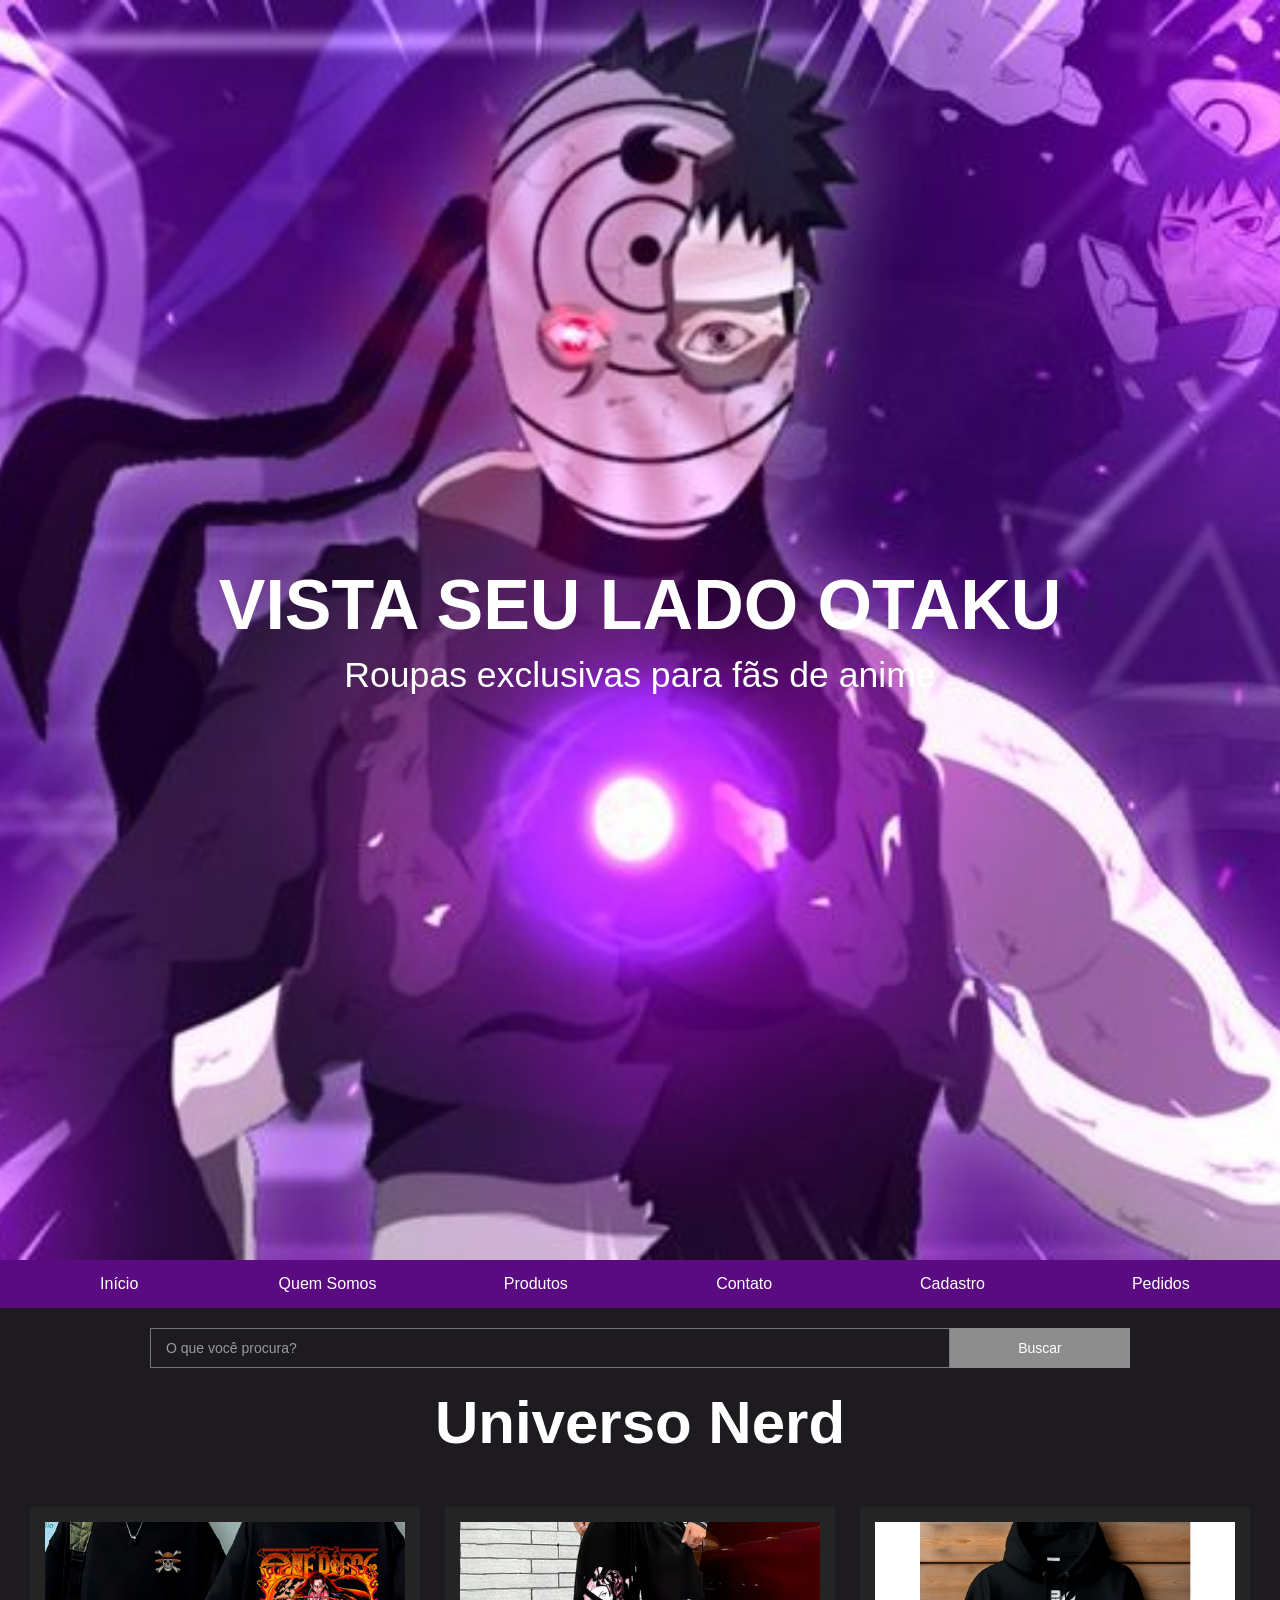
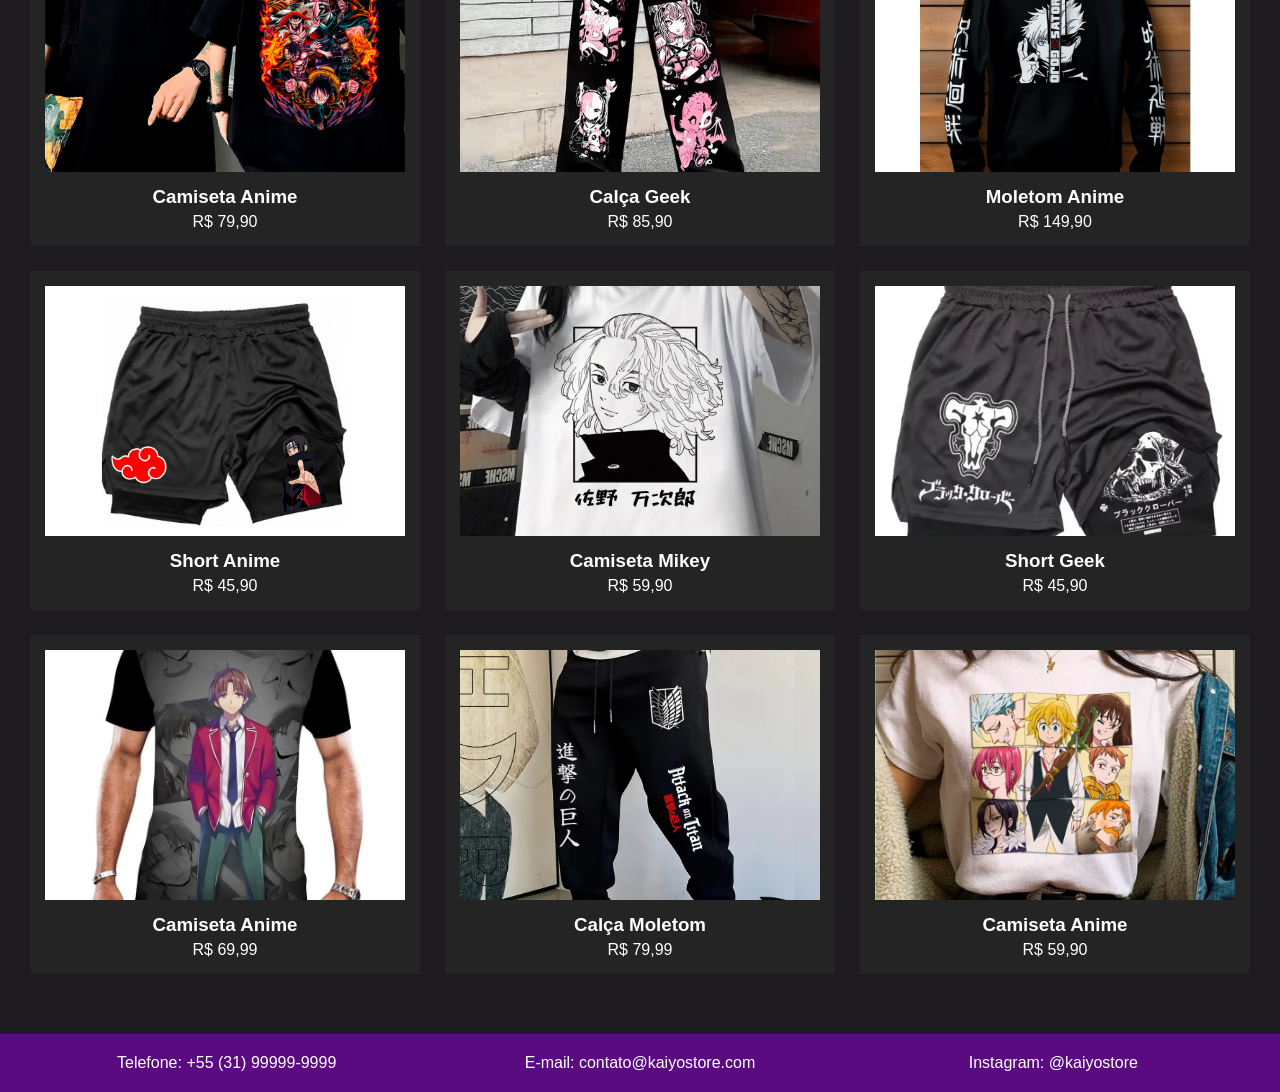
<file: index.html>
<!DOCTYPE html>
<html lang="en">
<head>
    <meta charset="UTF-8">
    <meta name="viewport" content="width=device-width, initial-scale=1.0">
    <title>Document</title>
    <link rel="stylesheet" href="style.css">
</head>
<body>
    
    <header class="banner">
    <div class="banner-texto">
    <h1>VISTA SEU LADO OTAKU</h1>
    <p>Roupas exclusivas para fãs de anime</p>
    </div>
    </header>
    

<nav>
    <ul>
    <li><a href="index.html">Início</a></li>
    <li><a href="quem.somos.html">Quem Somos</a></li>
    <li><a href="produtos.html">Produtos</a></li>
    <li><a href="contato.html">Contato</a></li>
    <li><a href="cadastro.html">Cadastro</a></li>
    <li><a href="pedidos.html">Pedidos</a></li>
    </ul>
    </nav>
    


   

    <form class="barra-busca" action="resultado.pesquisa.html">

        <input
        type="text"
        placeholder="O que você procura?"
        name="pesquisa">
        
        <button type="submit">
        Buscar
        </button>
        
        </form>
        
    
    <section class="titulo">
    <h2>Universo Nerd</h2>
    </section>
    
   
    <section class="produtos-grid">
    
    <div class="produto">
    <a href="produtos.selecionados.html">
    <img src="cms one peace.jpg" alt="">
    </a>
    <h3>Camiseta Anime</h3>
    <p>R$ 79,90</p>
    </div>
    
    <div class="produto">
    <a href="produtos.selecionados.html">
    <img src="anime calça.webp" alt="">
    </a>
    <h3>Calça Geek</h3>
    <p>R$ 85,90</p>
    </div>
    
    <div class="produto">
    <a href="produtos.selecionados.html">
    <img src="molet gojo.jpg" alt="">
    </a>
    <h3>Moletom Anime</h3>
    <p>R$ 149,90</p>
    </div>
    
    <div class="produto">
    <a href="produtos.selecionados.html">
    <img src="short itachi.jpg" alt="">
    </a>
    <h3>Short Anime</h3>
    <p>R$ 45,90</p>
    </div>
    
    <div class="produto">
    <a href="produtos.selecionados.html">
    <img src="camisa do mikey.jpg" alt="">
    </a>
    <h3>Camiseta Mikey</h3>
    <p>R$ 59,90</p>
    </div>
    
    <div class="produto">
     <a href="produtos.selecionados.html">
    <img src="black clover.jpg" alt="">
    </a>
    <h3>Short Geek</h3>
    <p>R$ 45,90</p>
    </div>
    
    <div class="produto">
    <a href="produtos.selecionados.html">
    <img src="classroom of the elite.webp" alt="">
    </a>
    <h3>Camiseta Anime</h3>
    <p>R$ 69,99</p>
    </div>
    
    <div class="produto">
    <a href="produtos.selecionados.html">
    <img src="calça attack on titan.jpg" alt="">
    </a>
    <h3>Calça Moletom</h3>
    <p>R$ 79,99</p>
    </div>
    
    <div class="produto">
    <a href="produtos.selecionados.html">
    <img src="blusa dos sete pecados capitais.jpg" alt="">
    </a>
    <h3>Camiseta Anime</h3>
    <p>R$ 59,90</p>
    </div>
    
    </section>
   
    <footer>
    <p>Telefone: +55 (31) 99999-9999</p>
    <p>E-mail: contato@kaiyostore.com</p>
    <p>Instagram: @kaiyostore</p>
    </footer>
    
</body>
</html>
</file>
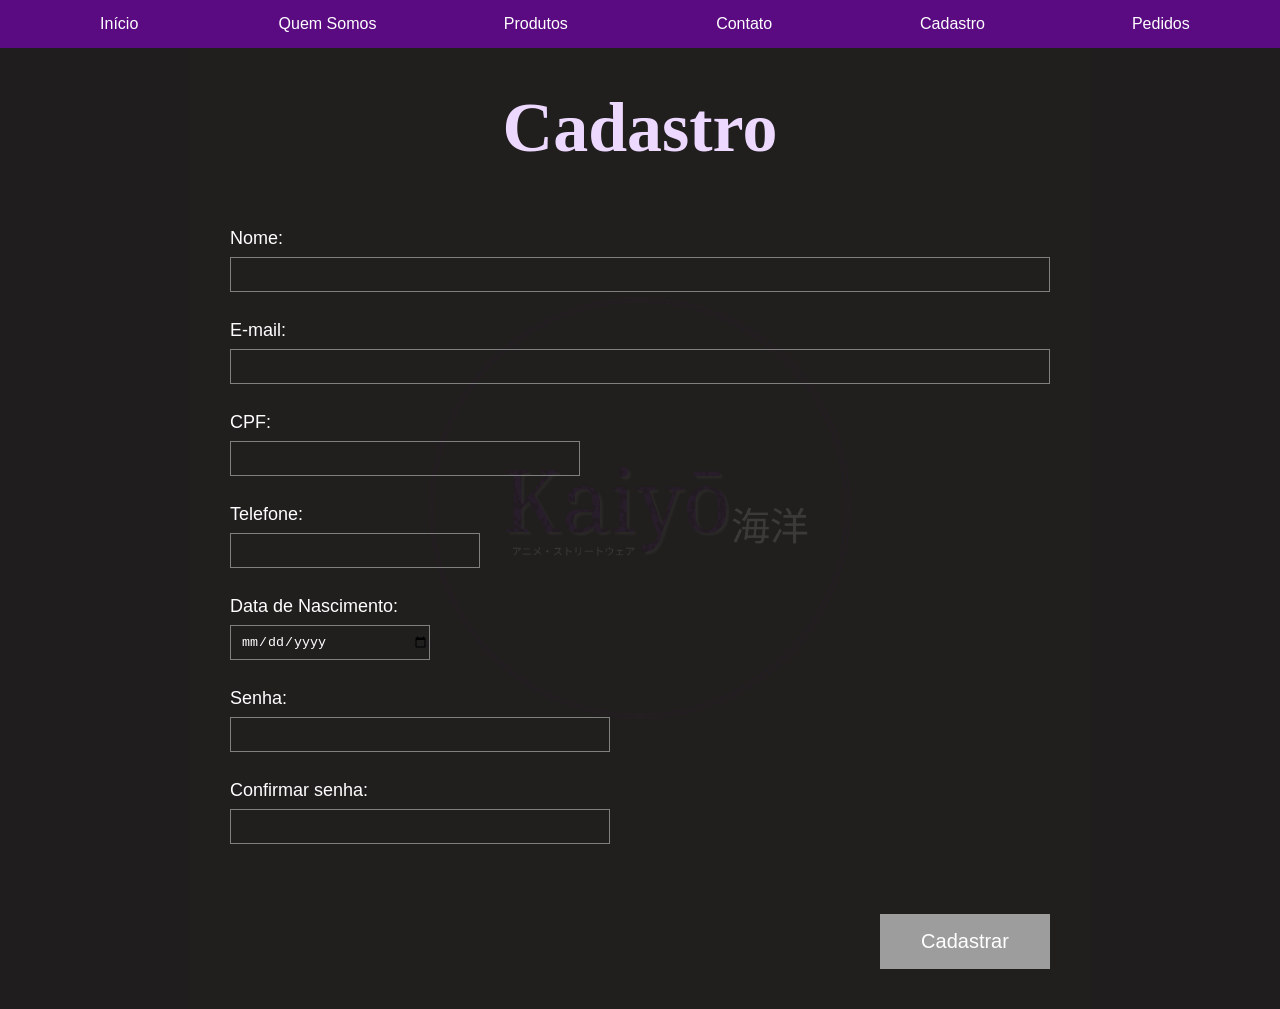
<file: cadastro.html.html>
<!DOCTYPE html>
<html lang="pt-br">
<head>
<meta charset="UTF-8">
<title>Cadastro - Kaiyō Store</title>
<link rel="stylesheet" href="cadastro.css">
</head>
<body>

<nav>
    <ul>
    <li><a href="index.html">Início</a></li>
    <li><a href="quem.somos.html">Quem Somos</a></li>
    <li><a href="produtos.html">Produtos</a></li>
    <li><a href="contato.html">Contato</a></li>
    <li><a href="cadastro.html">Cadastro</a></li>
    <li><a href="pedidos.html">Pedidos</a></li>
    </ul>
    </nav>
    

<main>

<h1>Cadastro</h1>

<div class="logo-fundo">
<img src="Group 1 (1).png" alt="Logo">
</div>

<form>

<label>Nome:</label>
<input type="text">

<label>E-mail:</label>
<input type="email">

<label>CPF:</label>
<input type="text">

<label>Telefone:</label>
<input type="tel">

<label>Data de Nascimento:</label>
<input type="date">

<label>Senha:</label>
<input type="password">

<label>Confirmar senha:</label>
<input type="password">

<div class="botao">
<button type="submit">Cadastrar</button>
</div>

</form>

</main>

</body>
</html>
</file>
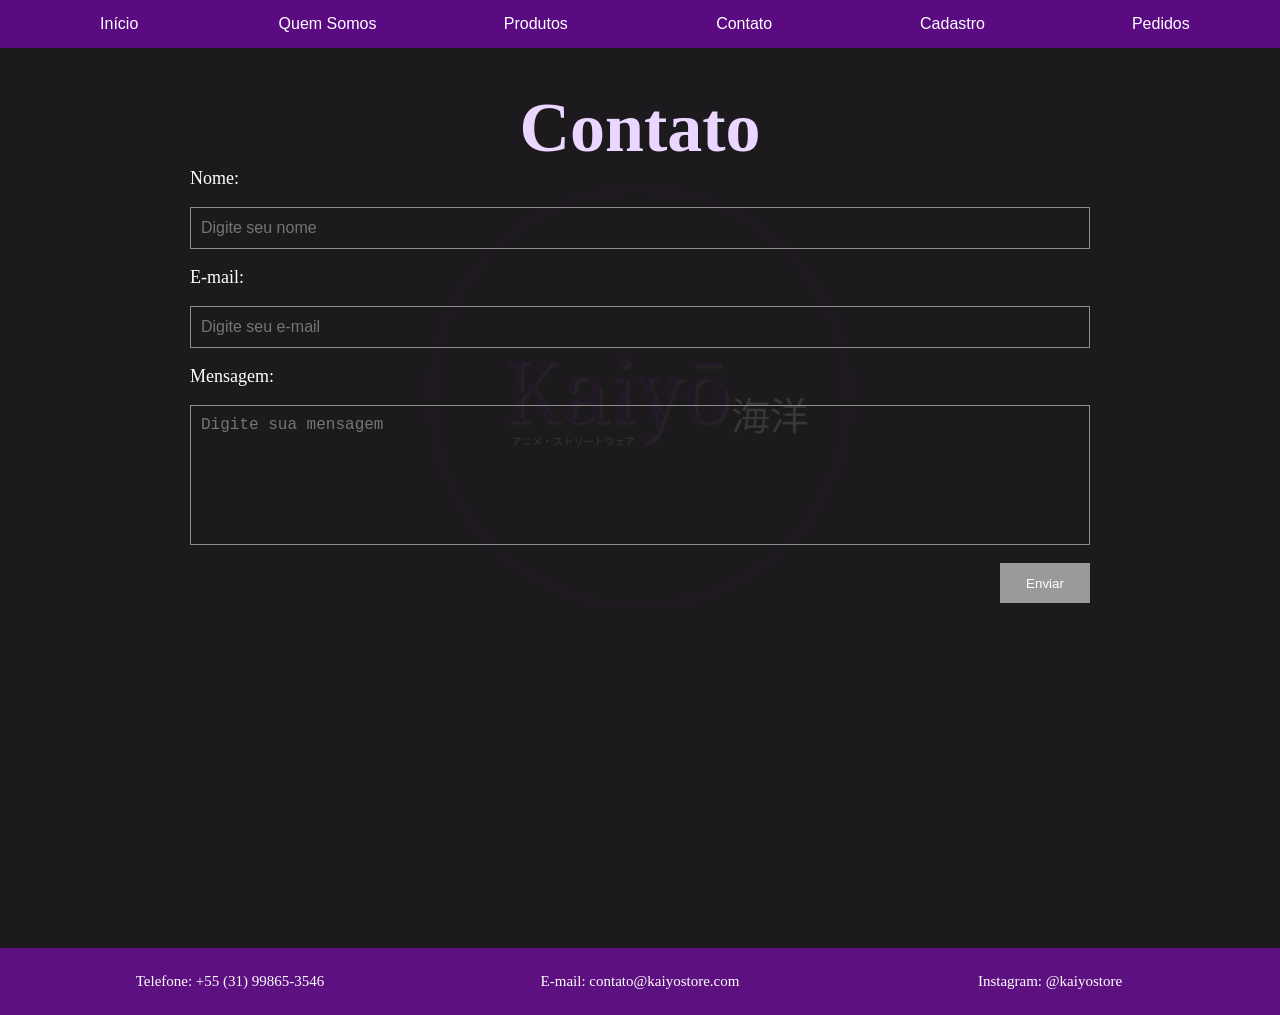
<file: contato.html.html>
<!DOCTYPE html>
<html lang="pt-BR">
<head>
<meta charset="UTF-8">
<meta name="viewport" content="width=device-width, initial-scale=1.0">
<title>Contato</title>
<link rel="stylesheet" href="contato.css">
</head>

<body>

<nav class="menu">
<a href="index.html">Início</a>
<a href="quem.somos.html">Quem Somos</a>
<a href="produtos.html">Produtos</a>
<a href="contato.html">Contato</a>
<a href="cadastro.html">Cadastro</a>
<a href="pedidos.html">Pedidos</a>
</nav>

<section class="pagina-contato">

<h1>Contato</h1>

<div class="formulario">

<img src="Group 1 (1).png" class="logo-fundo">

<form>

<label>Nome:</label>
<input type="text" placeholder="Digite seu nome">

<label>E-mail:</label>
<input type="email" placeholder="Digite seu e-mail">

<label>Mensagem:</label>

<textarea placeholder="Digite sua mensagem"></textarea>

<button type="submit">Enviar</button>

</form>

</div>

</section>

<footer>

<p>Telefone: +55 (31) 99865-3546</p>

<p>E-mail: contato@kaiyostore.com</p>

<p>Instagram: @kaiyostore</p>

</footer>

</body>
</html>
</file>
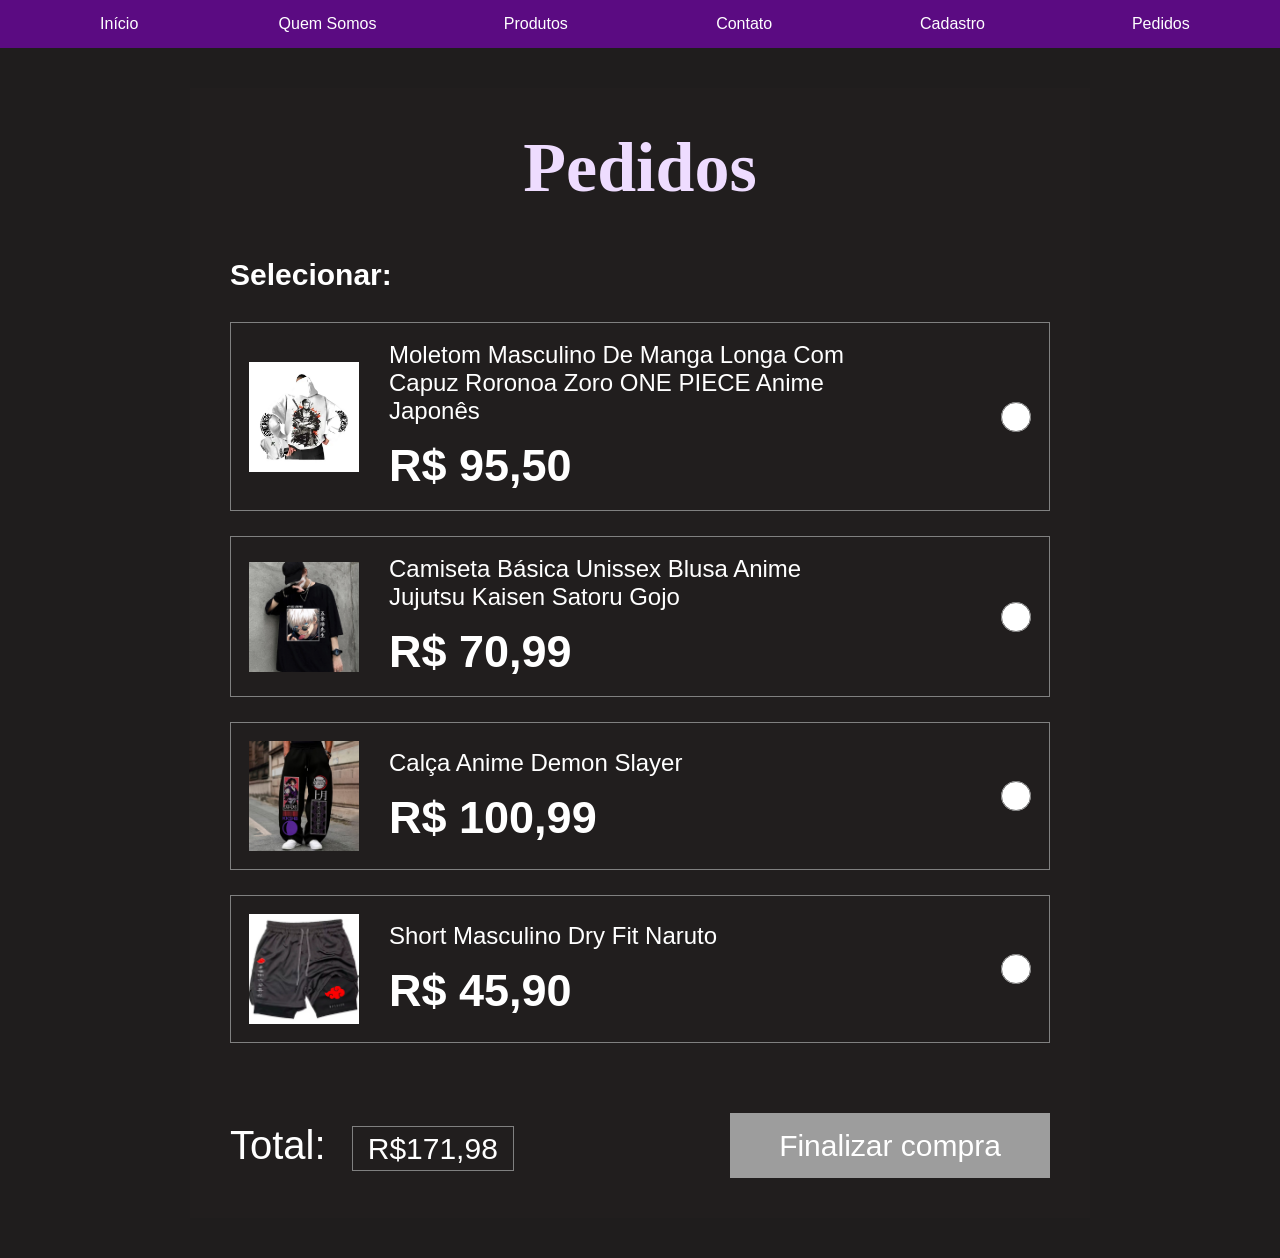
<file: pedidos.html.html>
<!DOCTYPE html>
<html lang="pt-br">
<head>
<meta charset="UTF-8">
<title>Pedidos</title>
<link rel="stylesheet" href="pedidos.css">
</head>

<body>

<nav>
    <ul>
    <li><a href="index.html">Início</a></li>
    <li><a href="quem.somos.html">Quem Somos</a></li>
    <li><a href="produtos.html">Produtos</a></li>
    <li><a href="contato.html">Contato</a></li>
    <li><a href="cadastro.html">Cadastro</a></li>
    <li><a href="pedidos.html">Pedidos</a></li>
    </ul>
    </nav>
    

<main>

<h1>Pedidos</h1>

<h2>Selecionar:</h2>

<div class="pedido">

<img src="moletom zoro.webp">

<div class="texto">
<p>Moletom Masculino De Manga Longa Com Capuz Roronoa Zoro ONE PIECE Anime Japonês</p>
<h3>R$ 95,50</h3>
</div>

<input type="radio" name="pedido">

</div>

<div class="pedido">

<img src="camisa do gojo mostrando a lingua.jpg">

<div class="texto">
<p>Camiseta Básica Unissex Blusa Anime Jujutsu Kaisen Satoru Gojo</p>
<h3>R$ 70,99</h3>
</div>

<input type="radio" name="pedido">

</div>

<div class="pedido">

<img src="calça de demon slayer.jpg">

<div class="texto">
<p>Calça Anime Demon Slayer</p>
<h3>R$ 100,99</h3>
</div>

<input type="radio" name="pedido">

</div>

<div class="pedido">

<img src="short akatsuki.jpg">

<div class="texto">
<p>Short Masculino Dry Fit Naruto</p>
<h3>R$ 45,90</h3>
</div>

<input type="radio" name="pedido">

</div>

<div class="final">

<div class="total">
Total:
<span>R$171,98</span>
</div>

<button>Finalizar compra</button>

</div>

</main>

</body>
</html>
</file>
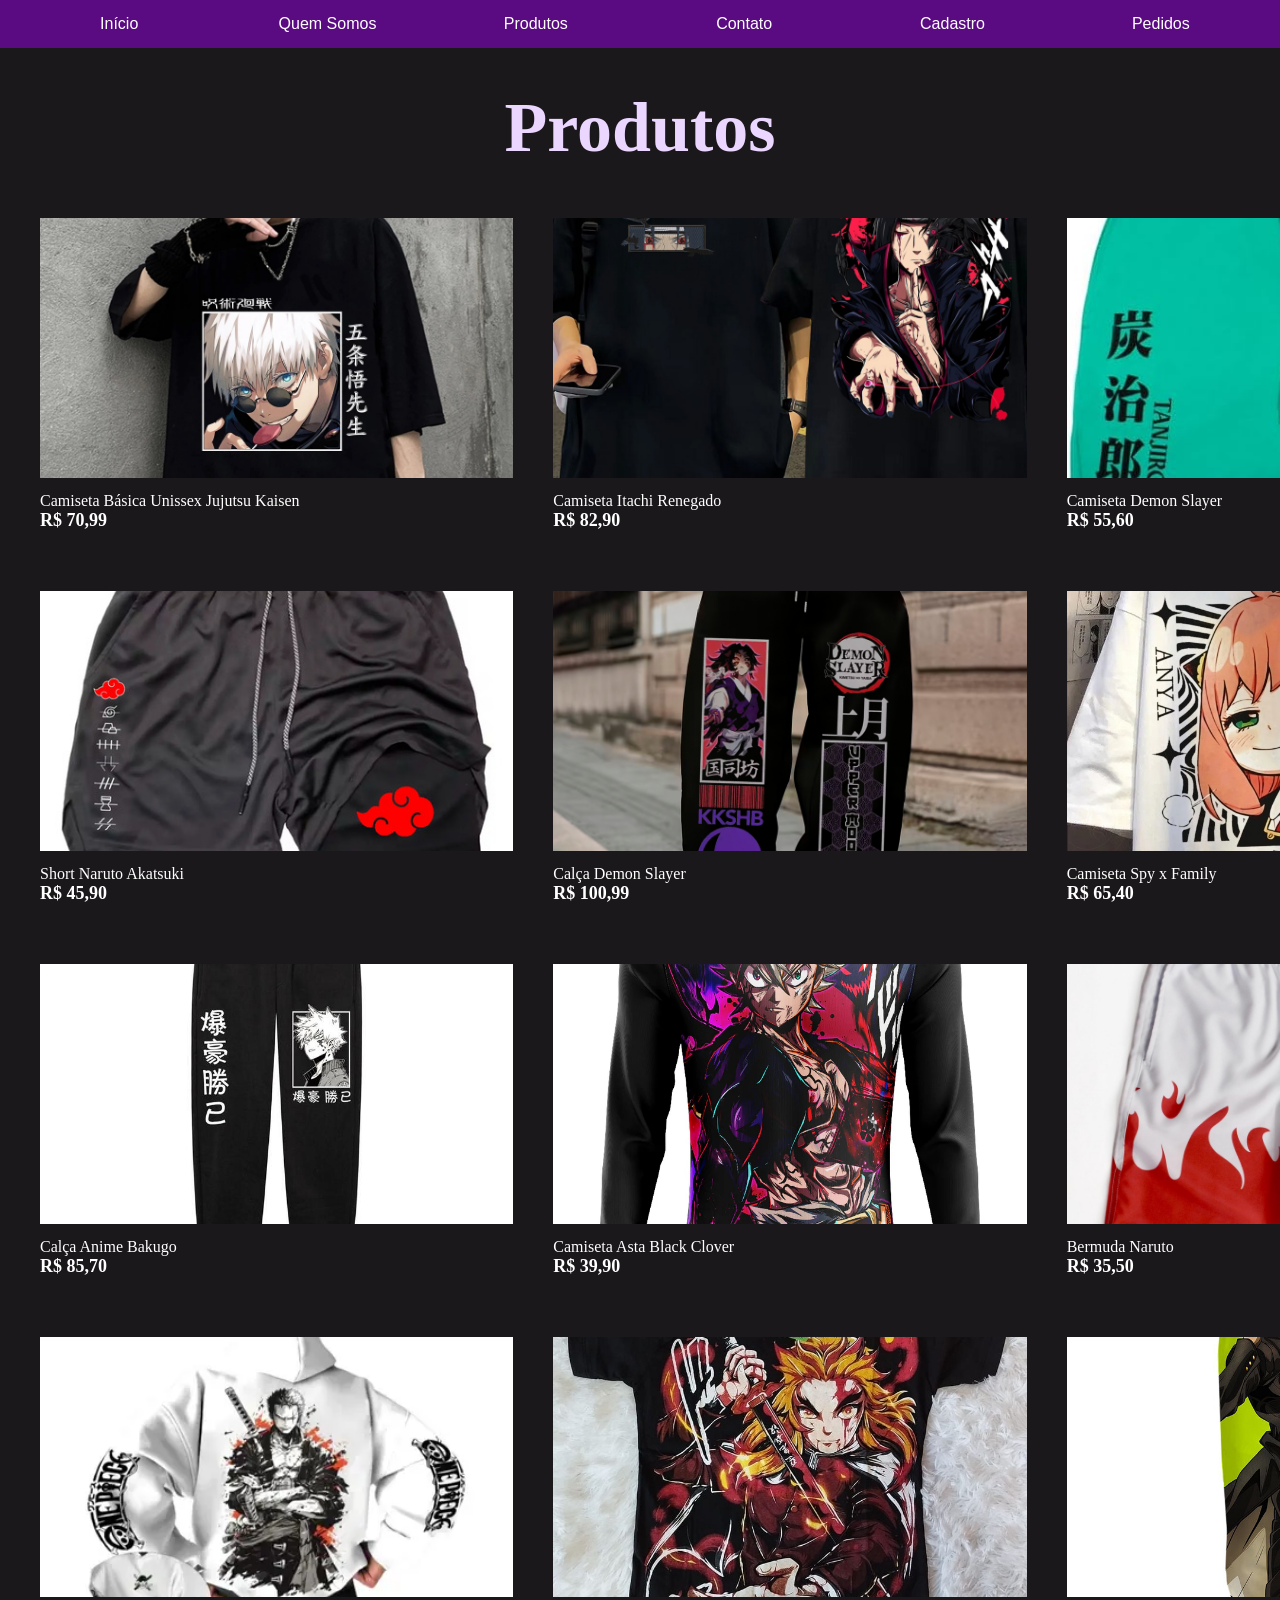
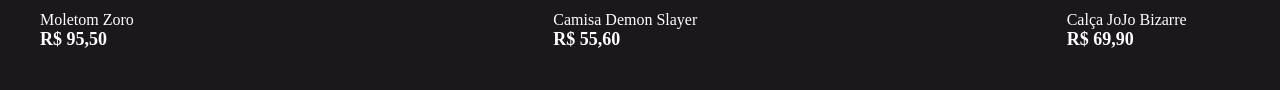
<file: produtos.html.html>
<!DOCTYPE html>
<html lang="pt-BR">

<head>
    <meta charset="UTF-8">
    <meta name="viewport" content="width=device-width, initial-scale=1.0">
    <title>Produtos</title>
    <link rel="stylesheet" href="produtos.css">
</head>

<body>

    <nav>
        <ul>
            <li><a href="index.html">Início</a></li>
            <li><a href="quem.somos.html">Quem Somos</a></li>
            <li><a href="produtos.html">Produtos</a></li>
            <li><a href="contato.html">Contato</a></li>
            <li><a href="cadastro.html">Cadastro</a></li>
            <li><a href="pedidos.html">Pedidos</a></li>
        </ul>
    </nav>

    <section class="pagina-produtos">

        <h1>Produtos</h1>

        <div class="grid-produtos">

            <div class="produto">
                 <a href="produtos.selecionados.html">
                <img src="camisa do gojo mostrando a lingua.jpg">
                </a>
                <p>Camiseta Básica Unissex Jujutsu Kaisen</p>
                <span>R$ 70,99</span>
            </div>

            <div class="produto">
                 <a href="produtos.selecionados.html">
                <img src="blusa do itachi.jpg">
                </a>
                <p>Camiseta Itachi Renegado</p>
                <span>R$ 82,90</span>
            </div>

            <div class="produto">
                 <a href="produtos.selecionados.html">
                <img src="short tanjiro verde.jpg">
                </a>
                <p>Camiseta Demon Slayer</p>
                <span>R$ 55,60</span>
            </div>

            <div class="produto">
                 <a href="produtos.selecionados.html">
                <img src="short akatsuki.jpg">
                </a>
                <p>Short Naruto Akatsuki</p>
                <span>R$ 45,90</span>
            </div>

            <div class="produto">
                 <a href="produtos.selecionados.html">
                <img src="calça de demon slayer.jpg">
                </a>
                <p>Calça Demon Slayer</p>
                <span>R$ 100,99</span>
            </div>

            <div class="produto">
                 <a href="produtos.selecionados.html">
                <img src="blusa spy family.jpg">
                </a>
                <p>Camiseta Spy x Family</p>
                <span>R$ 65,40</span>
            </div>

            <div class="produto">
                 <a href="produtos.selecionados.html">
                <img src="calça bakugou.jpg">
                </a>
                <p>Calça Anime Bakugo</p>
                <span>R$ 85,70</span>
            </div>

            <div class="produto">
                 <a href="produtos.selecionados.html">
                <img src="blusa manga longa do hasta.webp">
                </a>
                <p>Camiseta Asta Black Clover</p>
                <span>R$ 39,90</span>
            </div>

            <div class="produto">
                 <a href="produtos.selecionados.html">
                <img src="short naruto minato vermelho e  branco.jpg">
                </a>
                <p>Bermuda Naruto</p>
                <span>R$ 35,50</span>
            </div>

            <div class="produto">
                 <a href="produtos.selecionados.html">
                <img src="moletom zoro.webp">
                </a>
                <p>Moletom Zoro</p>
                <span>R$ 95,50</span>
            </div>

            <div class="produto">
                 <a href="produtos.selecionados.html">
                <img src="camisa do rengoku.jpg">
                </a>
                <p>Camisa Demon Slayer</p>
                <span>R$ 55,60</span>
            </div>

            <div class="produto">
                 <a href="produtos.selecionados.html">
                <img src="calça animess.jpg">
                </a>
                <p>Calça JoJo Bizarre</p>
                <span>R$ 69,90</span>
            </div>

        </div>

    </section>

</body>

</html>
</file>
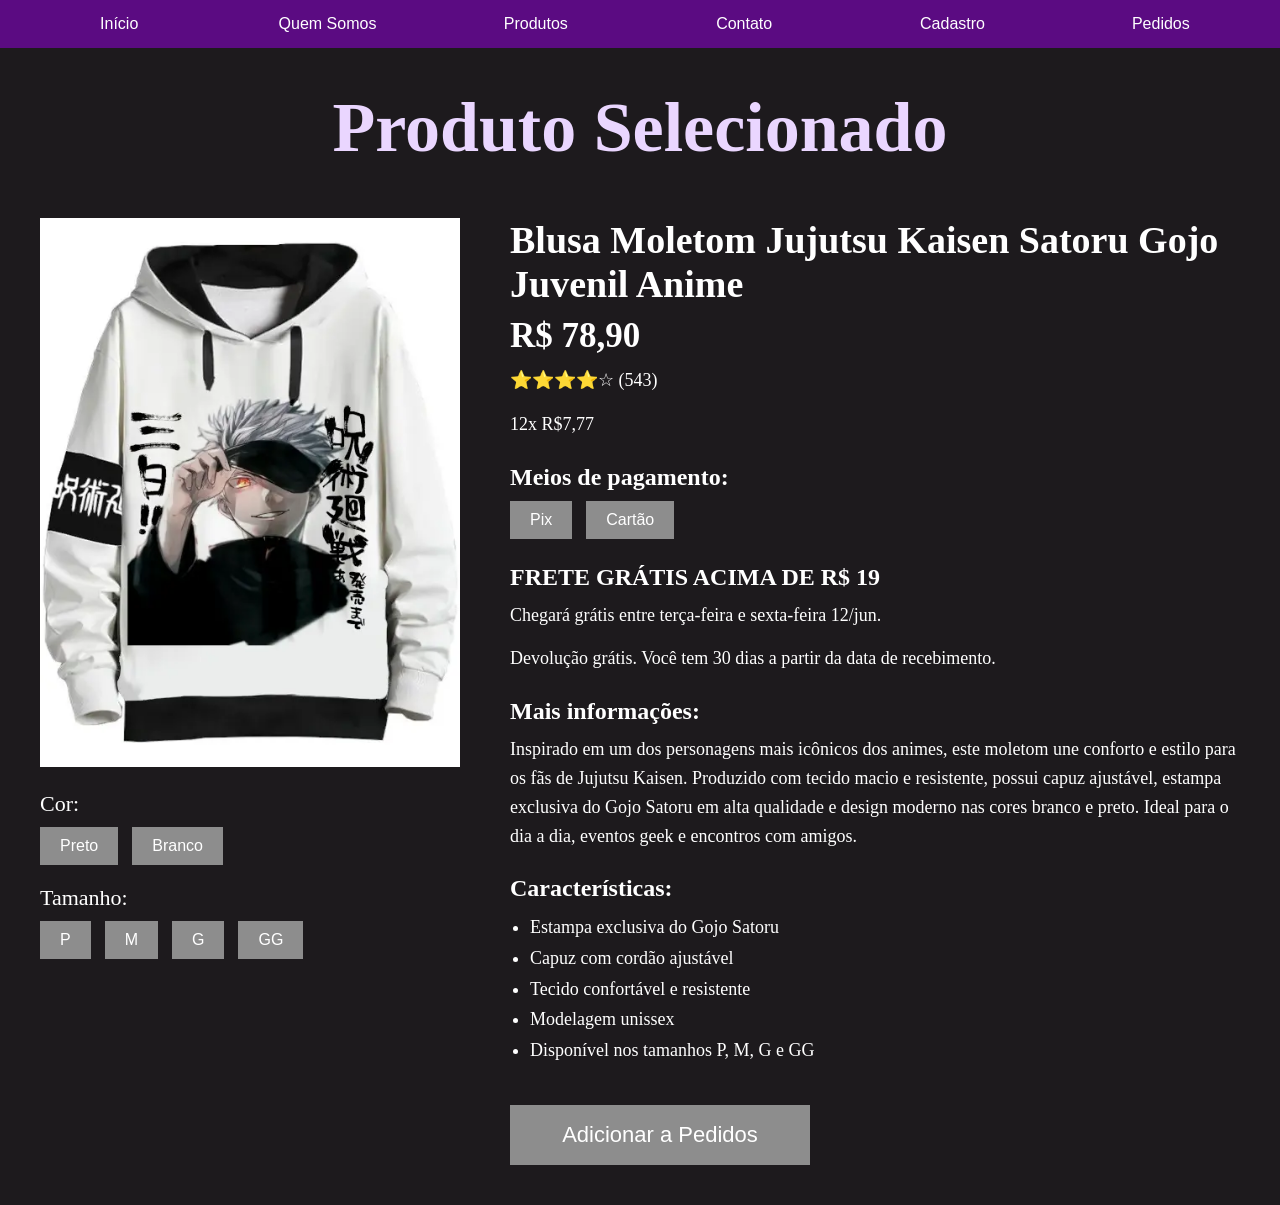
<file: produtos.selecionados.html.html>
<!DOCTYPE html>
<html lang="pt-BR">
<head>
<meta charset="UTF-8">
<meta name="viewport" content="width=device-width, initial-scale=1.0">
<title>Produto Selecionado</title>
<link rel="stylesheet" href="produtos.selecionados.css">
</head>

<body>

<nav>
    <ul>
    <li><a href="index.html">Início</a></li>
    <li><a href="quem.somos.html">Quem Somos</a></li>
    <li><a href="produtos.html">Produtos</a></li>
    <li><a href="contato.html">Contato</a></li>
    <li><a href="cadastro.html">Cadastro</a></li>
    <li><a href="pedidos.html">Pedidos</a></li>
    </ul>
    </nav>
    
<section class="pagina-produto">

<h1>Produto Selecionado</h1>

<div class="produto-detalhes">

<div class="imagem-produto">

<img src="moletom gojo mascara  tirando.webp" alt="Moletom Gojo">

<div class="cores">

<p>Cor:</p>

<button>Preto</button>
<button>Branco</button>

</div>

<div class="tamanhos">

<p>Tamanho:</p>

<button>P</button>
<button>M</button>
<button>G</button>
<button>GG</button>

</div>

</div>

<div class="informacoes">

<h2>Blusa Moletom Jujutsu Kaisen Satoru Gojo Juvenil Anime</h2>

<h3>R$ 78,90</h3>

<p>⭐⭐⭐⭐☆ (543)</p>

<p>12x R$7,77</p>

<h4>Meios de pagamento:</h4>

<div class="pagamento">

<button>Pix</button>
<button>Cartão</button>

</div>

<h4>FRETE GRÁTIS ACIMA DE R$ 19</h4>

<p>Chegará grátis entre terça-feira e sexta-feira 12/jun.</p>

<p>Devolução grátis. Você tem 30 dias a partir da data de recebimento.</p>

<h4>Mais informações:</h4>

<p>
Inspirado em um dos personagens mais icônicos dos animes, este moletom une conforto e estilo para os fãs de Jujutsu Kaisen.
Produzido com tecido macio e resistente, possui capuz ajustável, estampa exclusiva do Gojo Satoru em alta qualidade e design moderno nas cores branco e preto.
Ideal para o dia a dia, eventos geek e encontros com amigos.
</p>

<h4>Características:</h4>

<ul>

<li>Estampa exclusiva do Gojo Satoru</li>

<li>Capuz com cordão ajustável</li>

<li>Tecido confortável e resistente</li>

<li>Modelagem unissex</li>

<li>Disponível nos tamanhos P, M, G e GG</li>

</ul>

<a href="pedidos.html">

<button class="comprar">

Adicionar a Pedidos

</button>

</a>

</div>

</div>

</section>

</body>
</html>
</file>
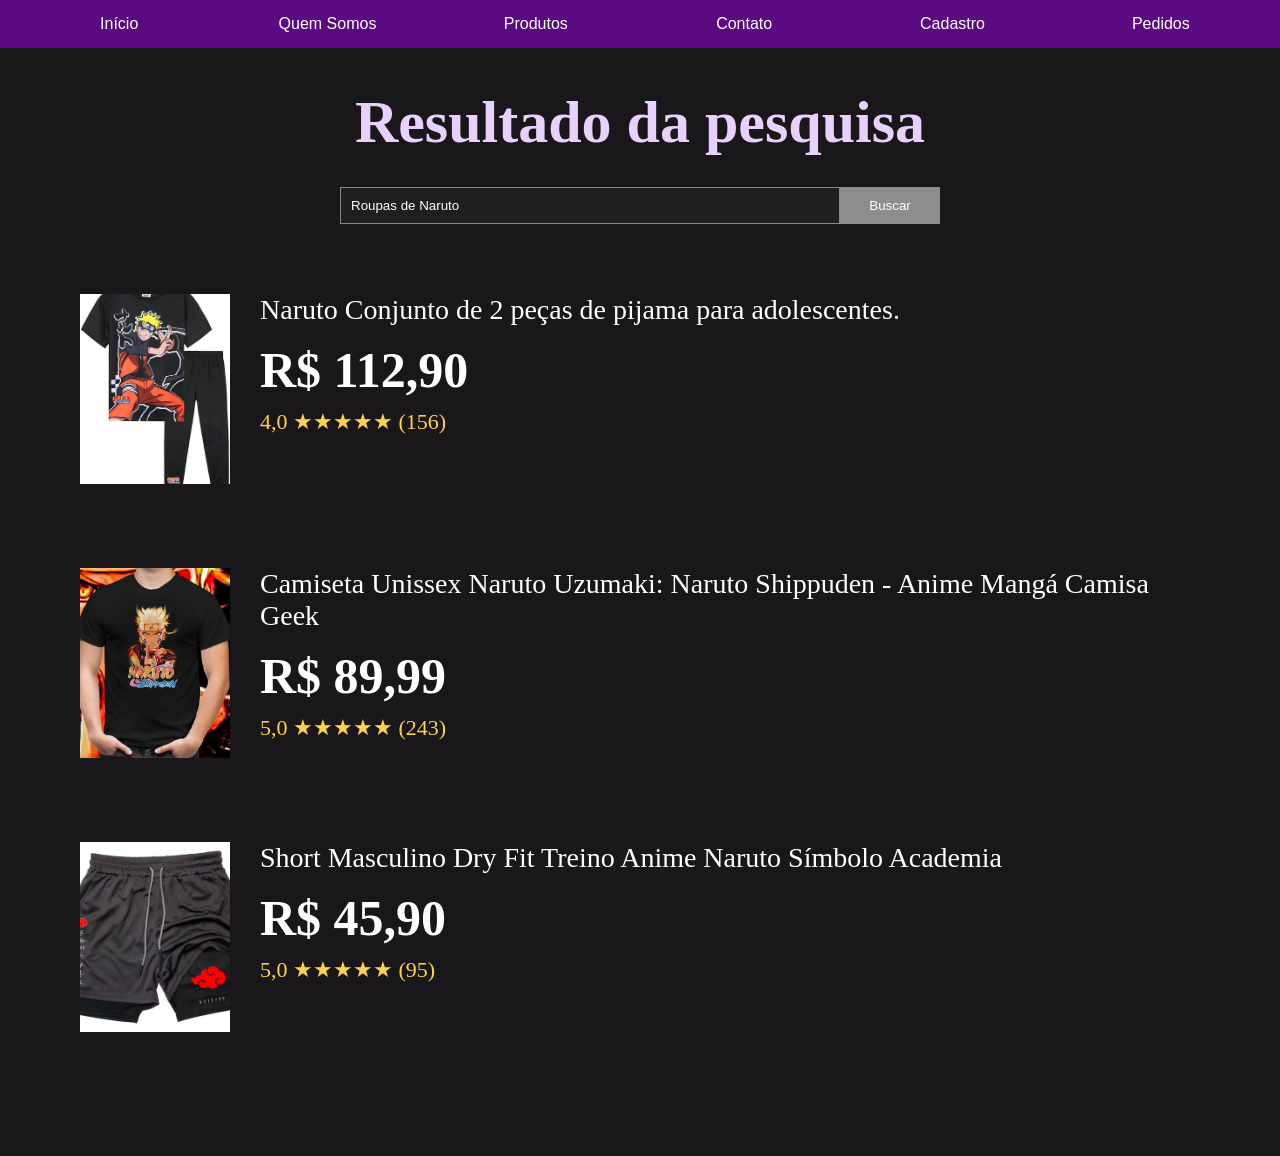
<file: resultado.pesquisa.html.html>
<!DOCTYPE html>
<html lang="pt-BR">
<head>
<meta charset="UTF-8">
<meta name="viewport" content="width=device-width, initial-scale=1.0">
<title>Resultado da Pesquisa</title>
<link rel="stylesheet" href="resultado.pesquisa.css">
</head>
<body>

    <nav>
        <ul>
        <li><a href="index.html">Início</a></li>
        <li><a href="quem.somos.html">Quem Somos</a></li>
        <li><a href="produtos.html">Produtos</a></li>
        <li><a href="contato.html">Contato</a></li>
        <li><a href="cadastro.html">Cadastro</a></li>
        <li><a href="pedidos.html">Pedidos</a></li>
        </ul>
        </nav>

<main class="pagina-busca">

<h1>Resultado da pesquisa</h1>

<div class="barra-pesquisa">
<input type="text" value="Roupas de Naruto">
<button>Buscar</button>
</div>

<section class="resultado">

 <a href="produtos.selecionados.html">
<img src="conjunto naruto calça e blusa.jpg" alt="Pijama Naruto">
 </a>

<div class="info-produto">
<p>Naruto Conjunto de 2 peças de pijama para adolescentes.</p>

<h2>R$ 112,90</h2>

<span>4,0 ★★★★★ (156)</span>
</div>

</section>

<section class="resultado">
  <a href="produtos.selecionados.html">
<img src="cms Narutão.webp" alt="Camiseta Naruto">
  </a>

<div class="info-produto">
<p>Camiseta Unissex Naruto Uzumaki: Naruto Shippuden - Anime Mangá Camisa Geek</p>

<h2>R$ 89,99</h2>

<span>5,0 ★★★★★ (243)</span>
</div>

</section>

<section class="resultado">
    <a href="produtos.selecionados.html">
<img src="short akatsuki.jpg" alt="Short Naruto">
    </a>

<div class="info-produto">
<p>Short Masculino Dry Fit Treino Anime Naruto Símbolo Academia</p>

<h2>R$ 45,90</h2>

<span>5,0 ★★★★★ (95)</span>
</div>

</section>

</main>

</body>
</html>
</file>
<file: style.css>
*{
    margin:0;
    padding:0;
    box-sizing:border-box;
    }
    
    body{
    background-color:#1d1b1f;
    color:white;
    font-family:Arial, sans-serif;
    }
    
   
    nav{
    background:#5b0b82;
    padding:15px;
    }
    
    nav ul{
    list-style:none;
    display:grid;
    grid-template-columns:repeat(6,1fr);
    text-align:center;
    }
    
    nav a{
    color:white;
    text-decoration:none;
    }
    

    
     .barra-busca{
        display:grid;
        grid-template-columns: 800px 180px;
        
        justify-content:center;
        
        margin-top:20px;
        margin-bottom:10px;
        }
        
        .barra-busca input{
        height:40px;
        
        background:#1d1b1f;
        
        border:1px solid #777;
        
        color:white;
        
        padding-left:15px;
        
        font-size:14px;
        }
        
        .barra-busca input::placeholder{
        color:#9a9a9a;
        }
        
        .barra-busca button{
        background:#8d8d8d;
        
        color:white;
        
        border:none;
        
        cursor:pointer;
        
        font-size:14px;
        }
        
        .barra-busca button:hover{
        background:#9f9f9f;
        }
        
        





    
    
    .banner{
    height:140vh;
    background-image:url("banner.jpg");
    background-size:cover;
    background-position:center;
    display:flex;
    justify-content:center;
    align-items:center;
    text-align:center;
    }
    
    .banner-texto h1{
    font-size:70px;
    margin-bottom:10px;
    }
    
    .banner-texto p{
    font-size:4ch;
    }
    

    
   
    
    .titulo{
    text-align:center;
    margin:20px;
    }
    
    .titulo h2{
    font-size:60px;
    }
    

    
    .produtos-grid{
    display:grid;
    grid-template-columns:repeat(3,1fr);
    gap:25px;
    padding:30px;
    }
    
    .produto{
    background:#242424;
    padding:15px;
    text-align:center;
    }
    
    .produto img{
    width:100%;
    height:250px;
    object-fit:cover;
    }
    
    .produto h3{
    margin-top:10px;
    }
    
    .produto p{
    margin-top:5px;
    }
    
   
    
    footer{
    background:#5b0b82;
    display:grid;
    grid-template-columns:repeat(3,1fr);
    text-align:center;
    padding:20px;
    margin-top:30px;
    }
</file>
<file: cadastro.css>
*{
margin:0;
padding:0;
box-sizing:border-box;
}

body{
background:#1f1d1d;
color:white;
font-family:Arial, Helvetica, sans-serif;
}

nav{
    background:#5b0b82;
    padding:15px;
    }
    
    nav ul{
    list-style:none;
    display:grid;
    grid-template-columns:repeat(6,1fr);
    text-align:center;
    }
    
    nav a{
    color:white;
    text-decoration:none;
    font-family:Arial, sans-serif;
    }



main{
width:900px;
margin:0 auto;
background:#211e1e;
padding:40px;
position:relative;
min-height:900px;
}

h1{
text-align:center;
font-size:70px;
color:#edd9ff;
font-family:Georgia, serif;
margin-bottom:60px;
}

.logo-fundo{
position:absolute;
top:250px;
left:50%;
transform:translateX(-50%);
opacity:0.12;
z-index:0;
}

.logo-fundo img{
width:420px;
}

form{
position:relative;
z-index:2;
}

label{
display:block;
margin-top:28px;
margin-bottom:8px;
font-size:18px;
}

input{
width:100%;
height:35px;
background:transparent;
border:1px solid gray;
color:white;
padding-left:10px;
}



input[type="text"]:nth-of-type(3){
width:350px;
}

input[type="tel"]{
width:250px;
}

input[type="date"]{
width:200px;
}

input[type="password"]{
width:380px;
}

.botao{
text-align:right;
margin-top:70px;
}

button{
width:170px;
height:55px;
background:#9d9d9d;
border:none;
color:white;
font-size:20px;
cursor:pointer;
}

button:hover{
background:#b4b4b4;
}
</file>
<file: contato.css>
*{
    margin: 0;
    padding: 0;
    box-sizing: border-box;
}

.menu{
    background:#5b0b82;
    display:grid;
    grid-template-columns:repeat(6,1fr);
    padding:15px;
    text-align:center;
    list-style:none;
    font-family: Arial, sans-serif;
    }
    
   

    .menu a{
    color:white;
    text-decoration:none;

    }
    

.pagina-contato{

    background:#1d1a1d;
    
    min-height:100vh;
    
    padding:40px;
    
    }
    
    .pagina-contato h1{
    
    color:#ead6ff;
    
    text-align:center;
    
    font-size:70px;
    
    font-family:"Times New Roman", serif;
    
    margin: bottom 10px;

    
    
    }
    
    .formulario{
    
    position:relative;
    
    width:900px;
    
    margin:auto;
    
    }
    
    .logo-fundo{
    
    position:absolute;
    
    width:420px;
    
    left:50%;
    
    top:20px;
    
    transform:translateX(-50%);
    
    opacity:0.12;
    
    z-index:0;
    
    }
    
    .formulario form{
    
    display:grid;
    
    gap:18px;
    
    position:relative;
    
    z-index:1;
    
    }
    
    .formulario label{
    
    color:white;
    
    font-size:18px;
    
    }
    
    .formulario input{
    
    height:42px;
    
    background:transparent;
    
    border:1px solid #8d8d8d;
    
    color:white;
    
    padding-left:10px;
    
    font-size:16px;
    
    }
    
    .formulario textarea{
    
    height:140px;
    
    background:transparent;
    
    border:1px solid #8d8d8d;
    
    color:white;
    
    padding:10px;
    
    resize:none;
    
    font-size:16px;
    
    }
    
    .formulario button{
    
    width:90px;
    
    height:40px;
    
    margin-left:auto;
    
    background:#9a9a9a;
    
    color:white;
    
    border:none;
    
    cursor:pointer;
    
    }
    
    .formulario button:hover{
    
    background:#6a1b9a;
    
    }
    
    footer{
    
    background:#5d1180;
    
    display:grid;
    
    grid-template-columns:repeat(3,1fr);
    
    padding:25px;
    
    margin-top: 0px;
    
    }
    
    footer p{
    
    color:white;
    
    text-align:center;
    
    font-size:15px;
    
    }
</file>
<file: pedidos.css>
*{
margin:0;
padding:0;
box-sizing:border-box;
}

body{
background:#1f1d1d;
font-family:Arial, Helvetica, sans-serif;
color:white;
}

nav{
    background:#5b0b82;
    padding:15px;
    }
    
    nav ul{
    list-style:none;
    display:grid;
    grid-template-columns:repeat(6,1fr);
    text-align:center;
    }
    
    nav a{
    color:white;
    text-decoration:none;
    font-family:Arial, sans-serif;
    }




main{
width:900px;
margin:40px auto;
background:#211e1e;
padding:40px;
}

h1{
text-align:center;
color:#eedcff;
font-size:70px;
font-family:Georgia, serif;
margin-bottom:50px;
}

h2{
font-size:30px;
margin-bottom:30px;
}

.pedido{
border:1px solid gray;
display:flex;
align-items:center;
padding:18px;
margin-bottom:25px;
}

.pedido img{
width:110px;
height:110px;
object-fit:cover;
}

.texto{
margin-left:30px;
width:470px;
}

.texto p{
font-size:24px;
}

.texto h3{
font-size:45px;
margin-top:15px;
}

input[type="radio"]{
width:30px;
height:30px;
margin-left:auto;
accent-color:#9c9c9c;
cursor:pointer;
}

.final{
display:flex;
justify-content:space-between;
align-items:center;
margin-top:70px;
}

.total{
font-size:40px;
}

.total span{
border:1px solid gray;
padding:5px 15px;
font-size:30px;
margin-left:15px;
}

button{
width:320px;
height:65px;
border:none;
background:#9d9d9d;
color:white;
font-size:30px;
cursor:pointer;
}

button:hover{
background:#b5b5b5;
}
</file>
<file: produtos.css>
*{
    margin: 0;
    padding: 0;
    box-sizing: border-box;
}

.pagina-produtos{
    background:#1b181b;
    min-height:100vh;
    padding:40px;
    width: 100%;
    }

    nav{
        background:#5b0b82;
        padding:15px;
        font-family:Arial, sans-serif;
        }
        
        nav ul{
        list-style:none;
        display:grid;
        grid-template-columns:repeat(6,1fr);
        text-align:center;
        }
        
        nav a{
        color:white;
        text-decoration:none;
        }
    
    .pagina-produtos h1{
    text-align:center;
    color:#ead6ff;
    font-size:70px;
    font-family:"Times New Roman", serif;
    margin-bottom:50px;
    }
    
    .grid-produtos{
    display:grid;
    
    grid-template-columns:
    repeat(3, 1fr);
    
    gap:60px 40px;
    
    width:1500px;
    
    margin:auto;
    }
    
    .produto img{
    width:100%;
    height:260px;
    
    object-fit:cover;
    }
    
    .produto p{
    color:white;
    
    font-size:16px;
    
    margin-top:10px;
    }
    
    .produto span{
    color:white;
    
    font-size:18px;
    
    font-weight:bold;
    }
</file>
<file: produtos.selecionados.css>
*{
    margin: 0;
    padding: 0;
    box-sizing: border-box;
}
    
 nav{
    background:#5b0b82;
    padding:15px;
    }
    
    nav ul{
    list-style:none;
    display:grid;
    grid-template-columns:repeat(6,1fr);
    text-align:center;
    }
    
    nav a{
    color:white;
    text-decoration:none;
    font-family:Arial, sans-serif;
    }

.pagina-produto{

background:#1d1a1d;

min-height:100vh;

padding:40px;

}

.pagina-produto h1{

text-align:center;

color:#ead6ff;

font-size:70px;

font-family:"Times New Roman",serif;

margin-bottom:50px;

}

.produto-detalhes{

display:grid;

grid-template-columns:420px 1fr;

gap:50px;

max-width:1200px;

margin:auto;

}

.imagem-produto img{

width:100%;

}

.cores,

.tamanhos{

margin-top:20px;

}

.cores p,

.tamanhos p{

color:white;

font-size:22px;

margin-bottom:10px;

}

.cores button,

.tamanhos button,

.pagamento button{

background:#8d8d8d;

border:none;

color:white;

padding:10px 20px;

margin-right:10px;

cursor:pointer;

font-size:16px;

}

.cores button:hover,

.tamanhos button:hover,

.pagamento button:hover,

.comprar:hover{

background:#6b1594;

}

.informacoes{

color:white;

}

.informacoes h2{

font-size:38px;

margin-bottom:10px;

}

.informacoes h3{

font-size:35px;

margin-bottom:10px;

}

.informacoes h4{

margin-top:25px;

margin-bottom:10px;

font-size:24px;

}

.informacoes p{

font-size:18px;

line-height:1.6;

margin-bottom:15px;

}

.informacoes ul{

margin-left:20px;

font-size:18px;

line-height:1.7;

}

.comprar{

margin-top:40px;

width:300px;

height:60px;

background:#8d8d8d;

border:none;

color:white;

font-size:22px;

cursor:pointer;

}
</file>
<file: resultado.pesquisa.css>
*{
    margin: 0;
    padding: 0;
    box-sizing: border-box;
}

 
nav{
    background:#5b0b82;
    padding:15px;
    font-family:Arial, sans-serif;
    }


    nav ul{
        list-style:none;
        display:grid;
        grid-template-columns:repeat(6,1fr);
        text-align:center;
        
        }

  nav a{
    color:white;
    text-decoration:none;
    }
    


.pagina-busca{
    background:#1a171a;
    min-height:100vh;
    padding:40px 80px;
    }
    
    .pagina-busca h1{
    text-align:center;
    color:#e8d0ff;
    font-size:60px;
    font-family:"Times New Roman", serif;
    margin-bottom:30px;
    }
    
    .barra-pesquisa{
    display:grid;
    grid-template-columns:500px 100px;
    justify-content:center;
    margin-bottom:70px;
    }
    
    .barra-pesquisa input{
    padding:10px;
    background:#1f1f1f;
    border:1px solid #888;
    color:white;
    }
    
    .barra-pesquisa button{
    background:#8d8d8d;
    border:none;
    color:white;
    cursor:pointer;
    }
    
    .resultado{
    display:grid;
    grid-template-columns:150px 1fr;
    gap:30px;
    margin-bottom:80px;
    align-items:start;
    }
    
    .resultado img{
    width:150px;
    height:190px;
    object-fit:cover;
    }
    
    .info-produto p{
    color:white;
    font-size:28px;
    margin-bottom:15px;
    }
    
    .info-produto h2{
    color:white;
    font-size:50px;
    margin-bottom:10px;
    }
    
    .info-produto span{
    color:#ffd24d;
    font-size:22px;
    }
</file>
